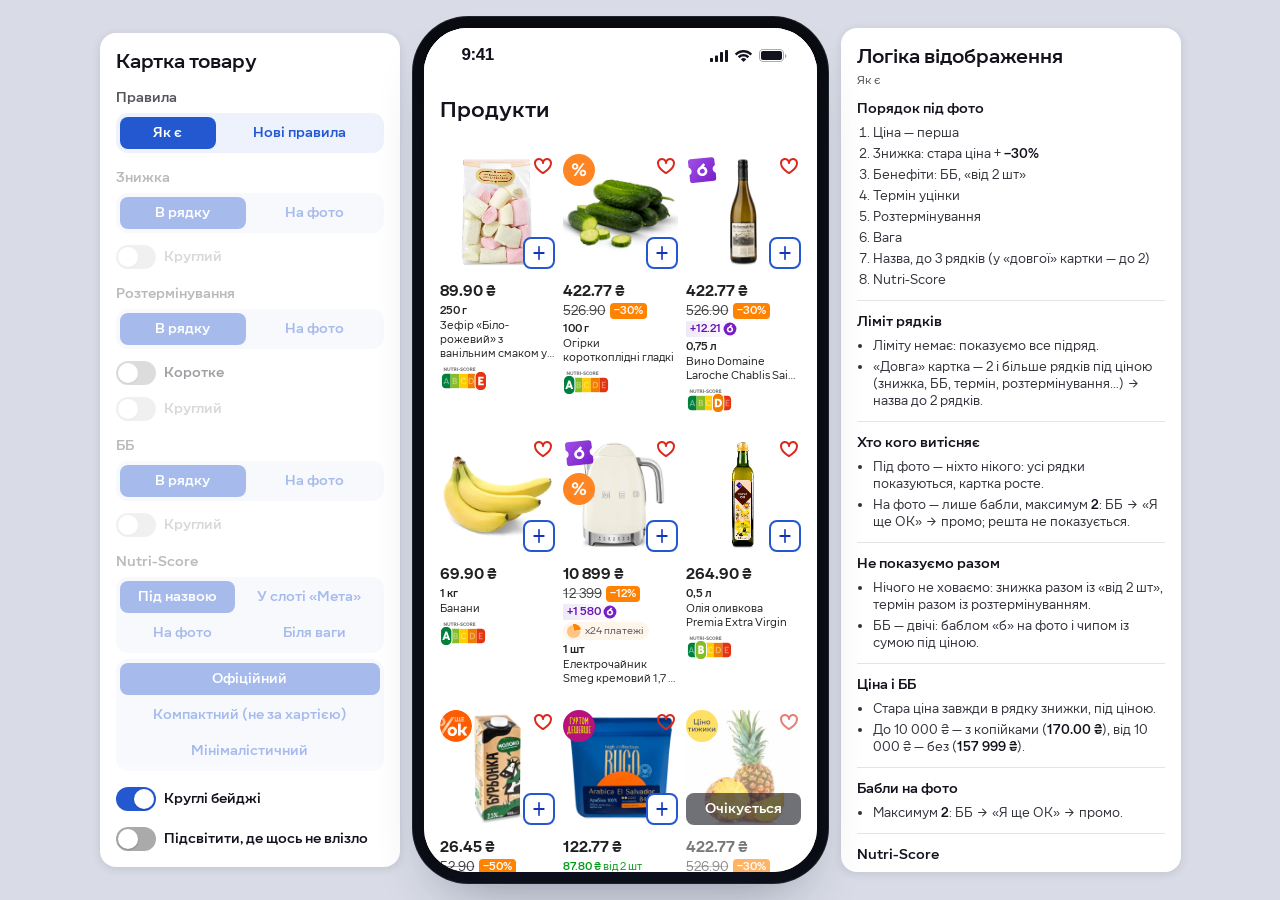
<file: index.html>
<!DOCTYPE html>
<html lang="uk">
<head>
  <meta charset="utf-8">
  <meta name="viewport" content="width=device-width, initial-scale=1, viewport-fit=cover">
  <title>Сільпо — картка товару</title>
  <meta name="theme-color" content="#ffffff">

  <link rel="stylesheet" href="css/tokens.css">
  <link rel="stylesheet" href="css/base.css">
  <link rel="stylesheet" href="css/components.css">
  <link rel="stylesheet" href="css/card.css">
  <link rel="stylesheet" href="css/demo-card.css">
</head>
<body class="demo-body">

  <!-- Панель керування — поза телефоном (js/screens/card-demo.js) -->
  <aside class="demo-panel" aria-label="Налаштування демо">
    <h1 class="demo-panel__title">Картка товару</h1>

    <div class="demo-panel__group">
      <span class="demo-panel__label">Правила</span>
      <div class="segmented" role="group" aria-label="Правила">
        <button type="button" data-setting="rules" data-value="false" aria-pressed="true">Як є</button>
        <button type="button" data-setting="rules" data-value="true" aria-pressed="false">Нові правила</button>
      </div>
    </div>

    <div class="demo-panel__group demo-panel__rules-only is-disabled">
      <span class="demo-panel__label">Знижка</span>
      <div class="segmented" role="group" aria-label="Де показувати знижку">
        <button type="button" data-setting="discountPlace" data-value="row" aria-pressed="true">В рядку</button>
        <button type="button" data-setting="discountPlace" data-value="photo" aria-pressed="false">На фото</button>
      </div>
      <!-- активний лише зі «Знижка: На фото» (js/screens/card-demo.js) -->
      <label class="demo-panel__check demo-panel__sub is-disabled">
        <input class="switch" type="checkbox" data-discount-round disabled> Круглий
      </label>
    </div>

    <div class="demo-panel__group demo-panel__rules-only is-disabled">
      <span class="demo-panel__label">Розтермінування</span>
      <div class="segmented" role="group" aria-label="Де показувати розтермінування">
        <button type="button" data-setting="installmentPlace" data-value="row" aria-pressed="true">В рядку</button>
        <button type="button" data-setting="installmentPlace" data-value="photo" aria-pressed="false">На фото</button>
      </div>
      <!-- активний лише з «Розтермінування: В рядку»: «іконка x24» на плашці у своєму рядку -->
      <label class="demo-panel__check demo-panel__sub">
        <input class="switch" type="checkbox" data-installment-short> Коротке
      </label>
      <!-- активний лише з «Розтермінування: На фото» (js/screens/card-demo.js) -->
      <label class="demo-panel__check demo-panel__sub is-disabled">
        <input class="switch" type="checkbox" data-installment-round disabled> Круглий
      </label>
    </div>

    <div class="demo-panel__group demo-panel__rules-only is-disabled">
      <span class="demo-panel__label">ББ</span>
      <div class="segmented" role="group" aria-label="ББ">
        <button type="button" data-setting="bbMode" data-value="row" aria-pressed="true">В рядку</button>
        <button type="button" data-setting="bbMode" data-value="photo" aria-pressed="false">На фото</button>
      </div>
      <!-- активний лише з «ББ: На фото» (js/screens/card-demo.js) -->
      <label class="demo-panel__check demo-panel__sub is-disabled">
        <input class="switch" type="checkbox" data-bb-round disabled> Круглий
      </label>
    </div>

    <div class="demo-panel__group demo-panel__rules-only is-disabled">
      <span class="demo-panel__label">Nutri-Score</span>
      <div class="segmented" role="group" aria-label="Місце Nutri-Score">
        <button type="button" data-setting="nutriPlace" data-value="bottom" aria-pressed="true">Під назвою</button>
        <button type="button" data-setting="nutriPlace" data-value="slot" aria-pressed="false">У слоті «Мета»</button>
        <button type="button" data-setting="nutriPlace" data-value="photo" aria-pressed="false">На фото</button>
        <button type="button" data-setting="nutriPlace" data-value="weight" aria-pressed="false">Біля ваги</button>
      </div>
      <div class="segmented" role="group" aria-label="Вигляд Nutri-Score">
        <button type="button" data-setting="nutriStyle" data-value="official" aria-pressed="true">Офіційний</button>
        <button type="button" data-setting="nutriStyle" data-value="compact" aria-pressed="false">Компактний (не за хартією)</button>
        <button type="button" data-setting="nutriStyle" data-value="minimal" aria-pressed="false">Мінімалістичний</button>
      </div>
    </div>

    <label class="demo-panel__check">
      <input class="switch" type="checkbox" data-round-bubbles checked> Круглі бейджі
    </label>

    <label class="demo-panel__check">
      <input class="switch" type="checkbox" data-highlight-hidden> Підсвітити, де щось не влізло
    </label>
    <p class="demo-panel__hint" data-hidden-count hidden></p>
  </aside>

  <svg width="0" height="0" style="position:absolute" aria-hidden="true" focusable="false">
    <filter id="icon-grey" color-interpolation-filters="sRGB">
      <feColorMatrix type="matrix" values="1 0 0 0 0  0 1 0 0 0  0 0 1 0 0  0 0 0 100 0"/>
      <feColorMatrix type="matrix" values="0 0 0 0 0.1255  0 0 0 0 0.1294  0 0 0 0 0.1412  0 0 0 0.72 0"/>
    </filter>
  </svg>

  <div class="phone">
    <header class="statusbar" aria-hidden="true">
      <div class="statusbar__inner">
        <span class="statusbar__time">9:41</span>
        <span class="statusbar__levels">
          <img src="assets/system/signal.svg" alt="">
          <img src="assets/system/wifi.svg" alt="">
          <img src="assets/system/battery.svg" alt="">
        </span>
      </div>
    </header>
    <main>
      <section class="screen" id="cardDemo" aria-label="Демо картки товару"></section>
    </main>
  </div>

  <!-- Логіка відображення — справа від телефона, міняється разом із перемикачами. Повна версія й журнал рішень: docs/card-rules.md -->
  <aside class="demo-rules" aria-label="Логіка відображення картки" aria-live="polite">
    <!-- текст малює js/screens/card-demo.js (renderRules) — відповідно до перемикачів на панелі -->
  </aside>

  <script src="js/data.js"></script>
  <script src="js/ui.js"></script>
  <script src="js/card.js"></script>
  <script src="js/screens/card-demo.js"></script>
  <script src="js/app.js"></script>
</body>
</html>
</file>
<file: css/tokens.css>
/* =====================================================================
   DESIGN TOKENS — значення з Figma (файл «Shop», змінні Main/*, Font size/*…)
   Міняйте кольори / шрифти / відступи ТУТ — вони застосуються всюди.
   ===================================================================== */

@font-face { font-family: "Silpo Text"; src: url("../assets/fonts/SilpoText-Regular.ttf") format("truetype"); font-weight: 400; font-display: swap; }
@font-face { font-family: "Silpo Text"; src: url("../assets/fonts/SilpoText-Medium.ttf") format("truetype"); font-weight: 500; font-display: swap; }
@font-face { font-family: "Silpo Text"; src: url("../assets/fonts/SilpoText-SemiBold.ttf") format("truetype"); font-weight: 600; font-display: swap; }
@font-face { font-family: "Silpo Text"; src: url("../assets/fonts/SilpoText-Bold.ttf") format("truetype"); font-weight: 700; font-display: swap; }
@font-face { font-family: "Silpo Rounded"; src: url("../assets/fonts/SilpoRounded-Bold.ttf") format("truetype"); font-weight: 700; font-display: swap; }
@font-face { font-family: "Silpo Rounded"; src: url("../assets/fonts/SilpoRounded-Black.ttf") format("truetype"); font-weight: 900; font-display: swap; }

:root {
  /* ---------- Кольори: Main/Black (#13131E з прозорістю) ---------- */
  --black-100: #13131e;
  --black-87: rgba(19, 19, 30, 0.87);
  --black-72: rgba(19, 19, 30, 0.72);
  --black-38: rgba(19, 19, 30, 0.38);
  --black-8: rgba(19, 19, 30, 0.08);
  --black-4: rgba(19, 19, 30, 0.04);

  /* Black/* (#202124) — використовується в іконках і цінах */
  --ink-100: #202124;
  --ink-87: rgba(32, 33, 36, 0.87);  /* напівпрозоре темне тло снекбара */
  --ink-72: rgba(32, 33, 36, 0.72);
  --ink-24: rgba(32, 33, 36, 0.24);
  --ink-12: rgba(32, 33, 36, 0.12);
  --ink-8: rgba(32, 33, 36, 0.08);

  --white: #ffffff;
  --white-60: rgba(255, 255, 255, 0.6);

  /* ---------- Main/Blue ---------- */
  --blue-50: #f6f8fd;
  --blue-100: #eef2fc;   /* лавандове тло головної, каталогу, подяки */
  --blue-200: #d3def5;
  --blue-300: #87abff;   /* Controls/300: дії й таймер на темному снекбарі */
  --blue-500: #2358d1;   /* основний синій (акценти, активний таб) */
  --blue-700: #1135ba;   /* рамка кнопки «+» */
  --controls-700: #2458d3;

  /* ---------- Main/Brand (помаранчевий) ---------- */
  --brand-50: #fff5eb;   /* тло терміну уцінки й розтермінування */
  --brand-100: #fff0e0;
  --brand-200: #ffe1c1;  /* плитки сервісів доставки */
  --brand-500: #ff8200;  /* бейджі «7 000 товарів» */
  --brand-700: #ff5c00;  /* тег знижки «−15%» */

  /* ---------- Інші ---------- */
  --red-500: #ff0a3b;    /* бейдж сповіщень */
  --error-700: #da291c;  /* лічильник кошика в таб-барі */
  --violet-600: #781ec8;
  --vr-violet-700: #6610b2; /* ББ: текст чипа (Figma VR/Violet/700) */
  --vr-violet-50: #f0e8f8;  /* ББ: тло чипа */
  --green-600: #049b16;     /* «від 2 шт», велнес-теги (Figma Main/Green/600) */
  --green-50: #e6f5e8;
  --violet-400: #9e4de5;
  --violet-text: #6c11bb;
  --electric-violet-700: #850ee2;
  --pink-200: #ffd8eb;   /* плитки LOKO / ресторани */
  --additional-100: #f2f4f9; /* бульбашка відповіді ШІ-помічника */
  --additional-300: #cecfd9; /* неактивна кнопка «Надіслати» в чаті */

  /* ---------- Семантичні ---------- */
  --bg-lavender: var(--blue-100);
  --bg-white: var(--white);
  --text-primary: var(--black-100);
  --text-secondary: var(--black-72);
  --text-tertiary: var(--black-87);
  --accent: var(--blue-500);

  /* ---------- Типографіка ---------- */
  --font-text: "Silpo Text", -apple-system, "Helvetica Neue", Arial, sans-serif;
  --font-rounded: "Silpo Rounded", var(--font-text);
  --font-system: -apple-system, "SF Pro Text", "Helvetica Neue", sans-serif;

  --fs-caption-xs: 10px;
  --fs-caption-sm: 12px;  --lh-caption-sm: 16px;
  --fs-caption-md: 13px;  --lh-caption-md: 17px;
  --fs-body-sm: 14px;     --lh-body-sm: 18px;
  --fs-body-md: 16px;     --lh-body-md: 22px;
  --fs-subtitle-md: 20px; --lh-subtitle-md: 24px;

  --fw-regular: 400;
  --fw-medium: 500;
  --fw-semibold: 600;
  --fw-bold: 700;

  /* ---------- Відступи (xxxs-2 … sm-16) ---------- */
  --space-2: 2px;
  --space-4: 4px;
  --space-6: 6px;
  --space-8: 8px;
  --space-12: 12px;
  --space-16: 16px;
  --space-24: 24px;

  /* ---------- Радіуси ---------- */
  --radius-4: 4px;
  --radius-8: 8px;
  --radius-12: 12px;
  --radius-16: 16px;
  --radius-24: 24px;
  --radius-pill: 80px;

  /* ---------- Тіні (ефекти з Figma) ---------- */
  --shadow-outline: 0 1px 0 0 rgba(0, 0, 0, 0.06);                                             /* «Тінь/Обведення» */
  --shadow-tile: inset 0 -1px 0 0 rgba(0, 0, 0, 0.06), inset 0 1px 0 0 rgba(255, 255, 255, 0.7); /* «Тінь/Обʼєм плитки» */
  --shadow-inner-light: inset 0 -1px 0 0 rgba(255, 255, 255, 0.7);                             /* «Inner shadow» */

  /* ---------- Розміри каркаса ---------- */
  --phone-w: 393px;
  --phone-h: 844px;
  --phone-radius: 44px;
  --statusbar-h: 54px;
  --tabbar-h: 48px;
  --home-indicator-h: 20px;

  /* ---------- Фарбування іконок-<img> ----------
     Будь-яку SVG (чорну, напівпрозору, з currentColor) робить сірою, як
     іконки таб-бару: #202124 з прозорістю 72%. Сам фільтр — <filter id="icon-grey">
     на початку index.html (там же міняється колір). */
  --icon-filter-grey: url(#icon-grey);

  /* ---------- Плашка кошика ---------- */
  --cart-pill-bg: #1b47c8;   /* Figma Controls/700, node 6058:6406 */
}
</file>
<file: css/base.css>
/* =====================================================================
   BASE — рамка телефона, статус-бар, екрани, таб-бар
   Порядок z-index: екрани 1–2 · стікі-хедери (Лістинг 6, Каталог 10) ·
   PDP-навбар 15 · PDP-нижня панель 20 · таб-бар 30 · статус-бар 100
   ===================================================================== */

*, *::before, *::after { box-sizing: border-box; }
html, body { margin: 0; height: 100%; }
body {
  display: flex;
  align-items: center;
  justify-content: center;
  min-height: 100vh;
  padding: 24px;
  background: #d9dce6;
  font-family: var(--font-text);
  color: var(--text-primary);
  -webkit-font-smoothing: antialiased;
  font-feature-settings: "lnum" 1, "pnum" 1;
}
img { display: block; max-width: 100%; }
[hidden] { display: none !important; }
button { font: inherit; color: inherit; background: none; border: 0; padding: 0; cursor: pointer; -webkit-tap-highlight-color: transparent; }
p, h1, h2, h3 { margin: 0; }

/* ---------- Рамка телефона ---------- */
.phone {
  position: relative;
  width: var(--phone-w);
  height: var(--phone-h);
  background: var(--bg-white);
  border-radius: var(--phone-radius);
  box-shadow:
    0 2px 6px rgba(0, 0, 0, 0.12),
    0 30px 60px -20px rgba(20, 30, 60, 0.45),
    0 0 0 11px #0b0c12,
    0 0 0 12px #23252e;
  overflow: hidden;
  isolation: isolate;
}
@media (max-width: 440px) {
  /* тло сторінки (сіре навколо рамки на десктопі) iPhone показує під статус-баром і при «відскоку» — біле */
  html, body { background: var(--white); }
  body { padding: 0; }
  .phone { width: 100vw; height: 100vh; height: 100dvh; border-radius: 0; box-shadow: none; }
  /* справжній телефон: свій статус-бар уже є — намальований «9:41» ховаємо, і місце під нього теж;
     знизу — не менше, ніж зона домашньої смужки iPhone (відкрили з початкового екрана) */
  :root {
    --statusbar-h: 0px;
    --home-indicator-h: max(20px, env(safe-area-inset-bottom));
  }
  .statusbar { display: none; }
}

/* ---------- Статус-бар (один на весь застосунок) ---------- */
.statusbar {
  position: absolute;
  inset: 0 0 auto 0;
  height: var(--statusbar-h);
  z-index: 100;
  overflow: hidden;
  pointer-events: none;
  background: var(--statusbar-bg, var(--bg-lavender));
  transition: background-color 0.22s ease;
}
.statusbar__inner {
  position: absolute;
  left: 16px;
  top: 50%;
  width: calc(100% - 32px);
  transform: translateY(-50%);
  display: flex;
  align-items: center;
  justify-content: space-between;
  padding: 0 14px 0 22px;
}
.statusbar__time {
  font-family: var(--font-system);
  font-weight: 600;
  font-size: 17px;
  line-height: 22px;
  letter-spacing: -0.408px;
  color: var(--black-100);
}
.statusbar__levels { display: flex; align-items: center; gap: 7px; }
.statusbar__levels img { height: 13px; width: auto; }

/* ---------- Екрани ---------- */
.screen {
  position: absolute;
  inset: 0;
  z-index: 1;
  overflow-x: hidden;
  overflow-y: auto;
  -webkit-overflow-scrolling: touch;
  scrollbar-width: none;
  background: var(--screen-bg, var(--bg-white));
  opacity: 0;
  visibility: hidden;
  transition: opacity 0.22s ease, visibility 0s linear 0.22s;
}
.screen::-webkit-scrollbar { display: none; }
/* розпірка під статус-бар: контент починається під ним, а скролиться — під нього */
.screen::before { content: ""; display: block; flex: none; height: var(--statusbar-h); }
.screen:focus { outline: none; }
.hscroll:focus:not(:focus-visible) { outline: none; }
.screen.is-active { z-index: 2; opacity: 1; visibility: visible; transition: opacity 0.22s ease; }
.screen[data-theme="lavender"] { --screen-bg: var(--bg-lavender); }

/* ---------- Горизонтальні каруселі (drag-скрол мишею — js/app.js) ---------- */
.hscroll {
  display: flex;
  overflow-x: auto;
  overflow-y: hidden;
  scrollbar-width: none;
  overscroll-behavior-x: contain;
  scroll-padding: 0 var(--space-16);
  cursor: grab;
}
.hscroll::-webkit-scrollbar { display: none; }
.hscroll.is-dragging { cursor: grabbing; scroll-snap-type: none; }
.hscroll.is-dragging * { pointer-events: none; }
.hscroll img { -webkit-user-drag: none; user-select: none; }
/* карусель «вилазить» за бокові відступи до краю екрана */
.hscroll--bleed { margin: 0 calc(-1 * var(--space-16)); padding: 0 var(--space-16); }

/* ---------- Нижній таб-бар (тільки на головній) ---------- */
.tabbar {
  position: sticky;
  bottom: 0;
  z-index: 30;
  display: grid;
  grid-template-columns: repeat(5, 1fr);
  height: calc(var(--tabbar-h) + var(--home-indicator-h));
  padding-bottom: var(--home-indicator-h);
  background: var(--white);
  box-shadow: 0 -1px 0 var(--black-4);
}
.tabbar__item {
  position: relative;
  display: flex;
  flex-direction: column;
  align-items: center;
  gap: 2px;
  padding-top: 8px;
  color: var(--ink-72);
  font-size: 11px;
  line-height: 1.3;
  font-weight: var(--fw-semibold);
  white-space: nowrap;
}
.tabbar__icon {
  width: 24px;
  height: 24px;
}
.tabbar__item.is-active { color: var(--blue-500); }
.tabbar__count {
  position: absolute;
  top: 2px;
  left: calc(50% + 4px);
  min-width: 16px;
  height: 12px;
  padding: 0 3px;
  border-radius: 100px;
  background: var(--error-700);
  color: var(--white);
  font-size: 10px;
  line-height: 12px;
  text-align: center;
}
.tabbar__count[hidden] { display: none; }

/* ---------- «На початок» — поза рамкою телефона ---------- */
.restart-btn {
  position: fixed;
  top: 24px;
  left: 24px;
  z-index: 1;
  display: flex;
  align-items: center;
  gap: var(--space-8);
  height: 40px;
  padding: 0 var(--space-16) 0 var(--space-12);
  border-radius: 100px;
  background: var(--white);
  box-shadow: 0 2px 8px rgba(20, 30, 60, 0.12);
  font-size: var(--fs-body-sm);
  font-weight: var(--fw-semibold);
  color: var(--blue-500);
  transition: transform 0.12s ease;
}
.restart-btn img { width: 20px; height: 20px; }
.restart-btn:active { transform: scale(0.96); }
.restart-btn:focus-visible { outline: 2px solid var(--blue-500); outline-offset: 2px; }
/* телефон займає майже всю ширину — кнопка перекривала б інтерфейс */
@media (max-width: 720px) { .restart-btn { display: none; } }

/* ---------- Утиліти ---------- */
.visually-hidden { position: absolute !important; width: 1px; height: 1px; overflow: hidden; clip: rect(0 0 0 0); white-space: nowrap; }
</file>
<file: css/components.css>
/* =====================================================================
   COMPONENTS — спільні компоненти для всіх екранів
   ===================================================================== */

/* ---------- Заголовок секції (PromoHeader) ---------- */
.section-head {
  display: flex;
  align-items: flex-start;
  gap: var(--space-12);
}
.section-head__icon { flex: none; width: 32px; height: 32px; margin: 4px 0; }
.section-head__text {
  flex: 1;
  min-width: 0;
  min-height: 40px;
  display: flex;
  flex-direction: column;
  justify-content: center;
  gap: var(--space-2);
}
.section-head__title {
  font-size: var(--fs-subtitle-md);
  line-height: var(--lh-subtitle-md);
  font-weight: var(--fw-bold);
  white-space: nowrap;
  overflow: hidden;
  text-overflow: ellipsis;
}
.section-head__subtitle {
  font-size: var(--fs-caption-sm);
  line-height: 1.15;
  font-weight: var(--fw-medium);
  color: var(--text-tertiary);
}

/* Кнопка «›» (more-button) */
.more-btn {
  flex: none;
  width: 32px;
  height: 32px;
  margin: 4px 0;
  padding: 4px;
  border-radius: var(--radius-8);
  background: var(--black-4);
  box-shadow: var(--shadow-outline);
  -webkit-backdrop-filter: blur(8px);
  backdrop-filter: blur(8px);
}
.more-btn img { width: 24px; height: 24px; }

/* ---------- Біла картка-секція ---------- */
.card-section {
  display: flex;
  flex-direction: column;
  gap: var(--space-16);
  padding: var(--space-16);
  border-radius: var(--radius-24);
  background: var(--white);
  box-shadow: var(--shadow-outline);
  overflow: hidden;
}

/* ---------- Ціна ---------- */
.price-block { display: flex; flex-direction: column; gap: var(--space-4); }
.price-block__discount { display: flex; align-items: center; gap: var(--space-4); }
.price-old {
  font-size: var(--fs-caption-sm);
  line-height: 1.1;
  color: var(--text-tertiary);
  text-decoration: line-through;
  text-decoration-color: var(--black-38);
}
.discount-tag {
  display: inline-flex;
  align-items: center;
  padding: 0 var(--space-4);
  border-radius: var(--radius-4);
  background: var(--brand-700);
  color: var(--white);
  font-size: var(--fs-caption-sm);
  line-height: 16px;
  font-weight: var(--fw-bold);
}
.price {
  font-size: var(--fs-body-md);
  line-height: 1.1;
  font-weight: var(--fw-bold);
  white-space: nowrap;
}
.weight {
  font-size: var(--fs-caption-sm);
  line-height: 1.3;
  font-weight: var(--fw-semibold);
  color: var(--ink-100);
}
/* Бонус «+5 ⓑ» у «Купуйте вигідніше» */
.bonus-chip {
  align-self: flex-start;
  display: inline-flex;
  align-items: center;
  gap: 2px;
  padding: 0 2px 0 4px;
  border-radius: var(--radius-4);
  background: rgba(120, 30, 200, 0.08);
  color: var(--violet-600);
  font-size: var(--fs-caption-sm);
  line-height: 16px;
  font-weight: var(--fw-semibold);
}
.bonus-chip img { width: 16px; height: 16px; }

/* ---------- Сердечко «Улюблене» ---------- */
.like-btn { width: 24px; height: 24px; }
.like-btn img { width: 100%; height: 100%; }
.like-btn .like-btn__on { display: none; }
.like-btn[aria-pressed="true"] .like-btn__on { display: block; }
.like-btn[aria-pressed="true"] .like-btn__off { display: none; }

/* ---------- Картка товару (маленька, 96px) ---------- */
.product-row { gap: var(--space-8); align-items: stretch; }
.product-card {
  flex: none;
  width: 96px;
  display: flex;
  flex-direction: column;
  gap: var(--space-8);
  text-align: left;
  cursor: pointer;
}
.product-card__media { position: relative; width: 96px; height: 98px; }
.product-card__img { width: 100%; height: 100%; object-fit: cover; border-radius: var(--radius-8); }
.product-card__media .qty { position: absolute; left: 0; right: 0; bottom: 0; }
.product-card .qty__add { border-color: var(--blue-700); }
.product-card__media .like-btn { position: absolute; right: 0; top: 0; }
.product-card__badge { position: absolute; left: 0; top: 0; width: 32px; height: 32px; }
.product-card__content { display: flex; flex-direction: column; gap: var(--space-6); }
.product-card__name {
  font-size: var(--fs-caption-sm);
  line-height: 1.16;
  color: var(--text-primary);
}

/* ---------- Кількість: «+» → степер «− N шт +» ---------- */
.qty { display: flex; justify-content: flex-end; }
.qty__add {
  display: flex;
  align-items: center;
  justify-content: center;
  width: 32px;
  height: 32px;
  padding: 6px;
  border: 2px solid var(--blue-500);
  border-radius: var(--radius-8);
  background: var(--white);
}
.qty__add img { width: 20px; height: 20px; }
.qty__stepper { display: none; }
.qty.has-qty .qty__add { display: none; }
.qty.has-qty .qty__stepper {
  display: flex;
  align-items: center;
  width: 100%;
  height: 32px;
  border-radius: var(--radius-8);
  background: var(--blue-500);
  color: var(--white);
}
.qty__stepper button {
  width: 32px;
  height: 32px;
  flex: none;
  color: var(--white);
  font-size: 20px;
  line-height: 1;
  font-weight: var(--fw-semibold);
}
.qty__stepper output {
  flex: 1;
  text-align: center;
  font-size: var(--fs-body-sm);
  line-height: var(--lh-body-sm);
  font-weight: var(--fw-semibold);
  white-space: nowrap;
}

/* ---------- Таймслот доставки (каталог, кошик) ---------- */
.timeslot {
  flex: none;
  display: flex;
  align-items: center;
  border-top: 1px solid var(--white);
  border-radius: var(--radius-8);
  background: var(--blue-50);
  box-shadow: var(--shadow-tile);
}
.timeslot__type { display: flex; align-items: center; height: 40px; padding-left: var(--space-8); }
.timeslot__type img { width: 24px; height: 24px; }
.timeslot__divider { width: 1px; height: 24px; margin: 0 2px; border-radius: 1px; background: var(--blue-100); }
.timeslot__time {
  padding: 6px var(--space-8);
  font-size: var(--fs-caption-sm);
  line-height: 1.2;
  font-weight: var(--fw-semibold);
  color: var(--blue-500);
  text-align: left;
  white-space: nowrap;
}

.express {
  display: flex;
  align-items: center;
  gap: var(--space-8);
  min-height: 44px;
  padding-right: var(--space-12);
  border-top: 1px solid rgba(255, 255, 255, 0.72);
  border-radius: var(--radius-4);
  background: var(--blue-50);
  box-shadow: var(--shadow-outline);
  cursor: pointer;
}
.express__icon { width: 40px; height: 40px; margin: 2px 0 2px 8px; flex: none; }
.express__text {
  flex: 1;
  font-size: var(--fs-caption-sm);
  line-height: 1.2;
  font-weight: var(--fw-semibold);
  color: rgba(32, 33, 36, 0.87);
}
.express__text em { font-style: normal; color: var(--blue-500); }

/* Перемикач (Toggle 40×24) */
.switch {
  appearance: none;
  -webkit-appearance: none;
  position: relative;
  flex: none;
  width: 40px;
  height: 24px;
  margin: 0;
  border-radius: 12px;
  background: rgba(32, 33, 36, 0.38);
  cursor: pointer;
  transition: background-color 0.2s;
}
.switch::after {
  content: "";
  position: absolute;
  top: 2px;
  left: 2px;
  width: 20px;
  height: 20px;
  border-radius: 50%;
  background: var(--white);
  box-shadow: 0 1px 2px rgba(0, 0, 0, 0.2);
  transition: transform 0.2s;
}
.switch:checked { background: var(--blue-500); }
.switch:checked::after { transform: translateX(16px); }


/* ---------- Кнопки (кошик, чекаут, подяка) ---------- */
.btn-outline {
  display: flex;
  align-items: center;
  justify-content: center;
  gap: var(--space-8);
  height: 48px;
  margin-top: var(--space-8);
  border: 1px solid var(--blue-500);
  border-radius: var(--radius-24);
  background: var(--white);
  color: var(--blue-500);
  font-size: var(--fs-body-md);
  line-height: 1.4;
  font-weight: var(--fw-semibold);
}
.btn-outline span { font-size: 24px; line-height: 1; font-weight: var(--fw-regular); }
.btn-primary {
  display: flex;
  align-items: center;
  justify-content: center;
  gap: var(--space-8);
  height: 48px;
  padding: 10px var(--space-24);
  border-radius: var(--radius-24);
  background: #1b47c8;
  color: var(--white);
  font-size: var(--fs-body-md);
  line-height: 1.4;
  font-weight: var(--fw-semibold);
}

/* ---------- Сіра іконка ----------
   Додайте клас icon-grey до <img>, і іконка стане сірою, як у таб-барі,
   хоч би якого кольору був файл. Колір — --icon-filter-grey у tokens.css. */
.icon-grey { filter: var(--icon-filter-grey); }

/* ---------- Плашка кошика (Figma 6058:6406 / 861:4027) ----------
   Синя капсула «іконка + кількість + сума». Видно, коли в кошику щось є
   (data-cart-visible); лічильник і суму оновлює Cart.render().
   Де стоїть — задає екран: .pdp-cart на картці товару. */
.cart-pill {
  display: flex;
  align-items: center;
  gap: var(--space-8);
  height: 40px;
  padding: 0 var(--space-16);
  border-radius: 100px;
  background: var(--cart-pill-bg);
  filter: drop-shadow(0 2px 2px rgba(0, 0, 0, 0.2));
  font-size: var(--fs-body-md);
  line-height: 1.4;
  font-weight: var(--fw-semibold);
  color: var(--white);
  white-space: nowrap;
  transition: opacity 0.2s ease, transform 0.12s ease, display 0.2s allow-discrete;
}
.cart-pill[hidden] { display: none !important; opacity: 0; }
@starting-style { .cart-pill:not([hidden]) { opacity: 0; } }
.cart-pill:active { transform: scale(0.96); }
.cart-pill__icon { position: relative; width: 24px; height: 24px; flex: none; }
.cart-pill__icon img { position: absolute; inset: 2px; width: 20px; height: 20px; }
.cart-pill__count {
  position: absolute;
  left: 12px;
  top: -10px;
  min-width: 16px;
  height: 16px;
  padding: 0 4px;
  border: 1.5px solid var(--cart-pill-bg);
  border-radius: 100px;
  background: var(--white);
  font-size: 11px;
  line-height: 13px;
  font-weight: var(--fw-semibold);
  text-align: center;
  color: var(--cart-pill-bg);
}
@media (prefers-reduced-motion: reduce) { .cart-pill { transition: none; } }
</file>
<file: css/card.css>
/* =====================================================================
   КАРТКА ТОВАРУ — лістинг і каруселі (js/card.js). Figma: 8602:18153
   Висоту ряду вирівнює контейнер (grid / flex: stretch), назва забирає залишок.
   ===================================================================== */

.plp-card {
  position: relative;
  display: flex;
  flex-direction: column;
  gap: var(--space-12); /* фото → текст (як у проді) */
  min-width: 0;
  cursor: pointer;
}
.plp-card[hidden] { display: none; }

/* ---------- Фото: бабли, «обране», «+» / «Очікується» ---------- */
.pc-media { position: relative; flex: none; aspect-ratio: 1; min-height: 0; } /* min-height — висока фотографія не розтягує квадрат */
.pc-img { width: 100%; height: 100%; object-fit: cover; border-radius: var(--radius-8); }
.pc-media .like-btn { position: absolute; right: 0; top: 0; }
.pc-media .qty { position: absolute; left: 0; right: 0; bottom: 0; }
.pc-bubbles {
  position: absolute;
  left: 0;
  top: 0;
  display: flex;
  flex-direction: column;
  align-items: flex-start;
  gap: var(--space-4);
}
.pc-bubbles > img { width: 32px; height: 32px; }
/* прямокутні бейджі на фото (тег знижки, ББ із сумою) оптично висунуті трохи лівіше за край картки */
.pc-bubbles > .pc-discount-photo,
.pc-bubbles > .pc-bb--photo,
.pc-bubbles > .pc-installment--photo { margin-left: -4px; }
/* знижка бейджем на фото (режим «Знижка на фото») — той самий тег −30%, що й у рядку, такого ж розміру */
.pc-discount-photo { background: var(--brand-500); font-weight: var(--fw-semibold); }
/* знижка на фото круглим бейджем — як бабл «%» (32 px, той самий колір), але з величиною знижки */
.pc-discount-round {
  display: flex;
  align-items: center;
  justify-content: center;
  width: 32px;
  height: 32px;
  border-radius: 50%;
  background: #fe8522; /* колір бабла «%» */
  color: var(--white);
  font-size: 12px;
  line-height: 1;
  font-weight: var(--fw-bold);
  letter-spacing: -0.4px;
}
.pc-discount-round small { font-size: 9px; font-weight: var(--fw-bold); }
/* ББ на фото круглим бейджем — коло 32 px у кольорах прямокутного бейджа ББ (світле тло, фіолетовий текст):
   монетка над сумою — так обидві влазять у коло */
.pc-bb-round {
  display: flex;
  flex-direction: column;
  align-items: center;
  justify-content: center;
  width: 32px;
  height: 32px;
  border-radius: 50%;
  background: var(--vr-violet-50);
  color: var(--vr-violet-700);
  font-size: 11px;
  line-height: 1;
  font-weight: var(--fw-bold);
  letter-spacing: -0.4px;
}
.pc-bb-round img { width: 10px; height: 10px; margin-bottom: 1px; }
.pc-bb-round--long { font-size: 9px; letter-spacing: -0.5px; }
.pc-expected {
  position: absolute;
  left: 0;
  right: 0;
  bottom: 0;
  display: flex;
  align-items: center;
  justify-content: center;
  height: 32px;
  border-radius: var(--radius-8);
  background: rgba(19, 19, 30, 0.6);
  color: var(--white);
  font-size: var(--fs-body-sm);
  line-height: var(--lh-body-sm);
  font-weight: var(--fw-semibold);
}
/* товар очікується: фото, бабли, «обране» і весь текст, разом із Nutri-Score, — на 60% */
.plp-card.is-expected :is(.pc-img, .pc-bubbles, .like-btn, .pc-body) { opacity: 0.6; }

/* ---------- Текстова зона ---------- */
/* Розміри тексту — як у продакшен-застосунку (заміряно зі скріна iOS, 2026-10-23):
   ціна 15/20, стара ціна 13, тег знижки й ББ 11, вага й назва 11 (рядок назви 14), між рядками 2 px */
.pc-body { flex: 1; display: flex; flex-direction: column; gap: var(--space-2); min-width: 0; color: var(--ink-100); }
.pc-price,
.pc-slot { display: flex; align-items: center; gap: var(--space-4); flex: none; overflow: hidden; white-space: nowrap; }
/* Потік бейджів під ціною: стара ціна → знижка → термін → розтермінування → ББ, переноситься як текст,
   максимум 2 рядки (що не влізло — ховає js/card.js). Nutri-Score у слоті — цілим рядком */
.pc-flow { display: flex; flex-wrap: wrap; align-items: center; gap: var(--space-2) var(--space-4); min-width: 0; }
.pc-flow > * { flex: none; max-width: 100%; white-space: nowrap; }
.pc-flow > .pc-meta--flow { flex-basis: 100%; }
.pc-price { align-items: baseline; }
.pc-price__now { flex: none; font-size: 15px; line-height: 20px; font-weight: var(--fw-bold); }
.pc-body .price-old { flex: none; font-size: 13px; line-height: var(--lh-caption-sm); color: var(--ink-87); }
.pc-body .discount-tag { flex: none; background: var(--brand-500); font-weight: var(--fw-semibold); }
.plp-card .discount-tag { font-size: 11px; } /* і в рядку, і на фото — однаковий */

/* ББ: чип у рядку бенефітів (Figma «bonus points») і бейдж на фото */
.pc-bb {
  flex: none;
  display: inline-flex;
  align-items: center;
  gap: 2px;
  padding: 0 1px 0 var(--space-4);
  border-radius: 4px 24px 24px 4px;
  background: linear-gradient(to left, rgba(240, 232, 248, 0), var(--vr-violet-50));
  color: var(--vr-violet-700);
  font-size: 11px;
  line-height: var(--lh-caption-sm);
  font-weight: var(--fw-semibold);
}
.pc-bb img { width: 14px; height: 14px; }
/* бейдж ББ на фото — компактний, розміром із тег знижки (16 px), монетка 12 px */
.pc-bb--photo { gap: 1px; padding: 0 4px 0 2px; border-radius: var(--radius-4); background: var(--vr-violet-50); line-height: 16px; }
.pc-bb--photo img { width: 12px; height: 12px; }

/* «від 2 шт» */
.pc-bulk {
  min-width: 0;
  overflow: hidden;
  text-overflow: ellipsis;
  color: var(--green-600);
  font-size: 11px;
  line-height: var(--lh-caption-sm);
}
.pc-bulk b { font-weight: var(--fw-semibold); }

/* Інфо: термін уцінки або розтермінування */
.pc-term {
  padding: var(--space-4);
  border-radius: var(--radius-4);
  background: var(--brand-50);
  color: var(--brand-700);
  font-size: var(--fs-caption-xs);
  line-height: 1;
  font-weight: var(--fw-semibold);
}
.pc-installment {
  display: inline-flex;
  align-items: center;
  gap: var(--space-4);
  padding: 2px 6px 2px var(--space-4);
  border-radius: var(--radius-12);
  background: var(--brand-50);
  color: var(--black-72);
  font-size: var(--fs-caption-xs);
  line-height: 1;
}
.pc-installment img { width: 14px; height: 14px; }
/* коротке розтермінування в рядку «Інфо» — «іконка x24» на тій самій плашці, що й повне */
/* розтермінування на фото — компактний прямокутний бейдж розміром із тег знижки (16 px): іконка 12 px і «x24» */
.pc-installment--photo {
  gap: 2px;
  padding: 0 4px 0 2px;
  border-radius: var(--radius-4);
  font-size: 11px;
  line-height: 16px;
  font-weight: var(--fw-semibold);
}
.pc-installment--photo img { width: 12px; height: 12px; }
/* розтермінування на фото круглим бейджем — коло 32 px у кольорах прямокутного, іконка над «x24» (як круглий ББ) */
.pc-installment-round {
  flex-direction: column;
  justify-content: center;
  gap: 1px;
  width: 32px;
  height: 32px;
  padding: 0;
  border-radius: 50%;
  font-size: 11px;
  font-weight: var(--fw-bold);
  letter-spacing: -0.4px;
}
.pc-installment-round img { width: 12px; height: 12px; }

/* Nutri-Score */
/* Офіційний горизонтальний модуль Nutri-Score: лише пропорційне масштабування, без змін.
   26 px заввишки — однаковий у всіх карток; має читатися (хартія, с. 51). */
.nutri-logo { flex: none; height: 26px; width: auto; }
/* компактний (для порівняння, НЕ за хартією): без напису — той самий масштаб, що й офіційний 26 px */
.pc-meta--compact .nutri-logo { height: 18px; }
/* Nutri-Score окремим рядком одразу під назвою, не відірваний від неї: відступ 4 px — той самий, що в «Як є»,
   щоб при перемиканні режимів модуль не стрибав */
.pc-meta { height: 26px; } /* висота модуля Nutri-Score */
.pc-text + .pc-meta { margin-top: var(--space-2); } /* разом із gap — 4 px від назви */
.pc-meta--compact { height: 18px; }
/* мінімалістичний (НЕ за хартією, для порівняння; Figma 8638:2887): підпис 10 px і літера оцінки в квадратику 2 px радіуса.
   Колір A — з макета, B–E — з офіційного модуля */
.pc-meta--minimal { height: 16px; }
.nutri-mini { display: inline-flex; align-items: center; gap: var(--space-4); color: var(--black-72); font-size: 10px; line-height: 1; white-space: nowrap; }
.nutri-mini__grade { min-width: 14px; padding: 2px; border-radius: 2px; text-align: center; color: var(--white); font-size: 10px; line-height: 1; font-weight: var(--fw-bold); }
.nutri-mini__grade--a { background: #0e8a4a; }
.nutri-mini__grade--b { background: #86bc25; }
.nutri-mini__grade--c { background: #ffcc00; }
.nutri-mini__grade--d { background: #ef7d00; }
.nutri-mini__grade--e { background: #e53312; }
/* Nutri-Score «біля ваги»: рядок останній, після назви (4 px від неї); модуль ліворуч, вага одразу за ним через
   інтерпункт «·» (6 px з обох боків), по центру висоти модуля; довга вага обрізається, модуль — ніколи */
.pc-weight-row { display: flex; align-items: center; gap: var(--space-6); min-width: 0; margin-top: var(--space-2); }
.pc-weight-row > .pc-meta + .pc-weight::before { content: '·'; margin-right: var(--space-6); color: var(--text-tertiary); font-weight: var(--fw-bold); }
.pc-weight-row .pc-weight { min-width: 0; overflow: hidden; text-overflow: ellipsis; white-space: nowrap; }
/* Nutri-Score на фото — першим у стовпчику баблів, по лівому краю */
.pc-bubbles > .pc-meta--photo { flex: none; }

/* Вага й назва: назва гумова, 2–3 рядки (кількість задає js/card.js); вільне місце лишається внизу картки */
.pc-text { display: flex; flex-direction: column; }
.plp-card--rules .pc-text { gap: var(--space-2); } /* «Нові правила»: 2 px повітря між вагою й назвою */
.pc-weight { font-size: 11px; line-height: var(--lh-caption-sm); font-weight: var(--fw-semibold); }
.pc-name {
  display: -webkit-box;
  -webkit-box-orient: vertical;
  -webkit-line-clamp: 3;
  overflow: hidden;
  font-size: 11px;
  line-height: 14px; /* = Card.NAME_LINE */
  overflow-wrap: anywhere;
}

/* ---------- Карусель: картки 109 px, висота рівня B ---------- */
.pc-carousel { gap: var(--space-8); align-items: stretch; }
.pc-carousel .plp-card { flex: none; width: 109px; }

/* ---------- «Як є»: стара поведінка — кожна картка своєї висоти ---------- */
.pc-legacy { align-items: start; }
.pc-carousel.pc-legacy { align-items: flex-start; }
.pc-legacy .pc-name { flex: none; }
.pc-legacy .pc-name--short { -webkit-line-clamp: 2; } /* «довга» картка: 2+ рядки під ціною — назва до 2 рядків */

/* «Підсвітити, де щось не влізло» (демо): картки, у яких правила щось сховали */
.pc-highlight-hidden .plp-card:not([data-hidden=""]) {
  outline: 2px solid var(--red-500);
  outline-offset: 3px;
  border-radius: var(--radius-8);
  background: rgba(255, 10, 59, 0.06);
}
.pc-highlight-hidden .plp-card:not([data-hidden=""]) { cursor: help; }
/* підказка «Не влізло: …» по кліку — поверх верху фото (у каруселі нижче картки не видно) */
.pc-hidden-tip {
  position: absolute;
  top: 0;
  left: -4px;
  right: -4px;
  z-index: 3;
  padding: var(--space-6) var(--space-8);
  border-radius: var(--radius-8);
  background: rgba(19, 19, 30, 0.9);
  color: var(--white);
  font-size: var(--fs-caption-sm);
  line-height: var(--lh-caption-sm);
  white-space: normal;
}
</file>
<file: css/demo-card.css>
/* =====================================================================
   ДЕМО КАРТКИ ТОВАРУ (index.html): панель керування й секції екрана
   ===================================================================== */

.demo-body { gap: var(--space-24); }

/* ---------- Панель керування — поза телефоном ---------- */
.demo-panel {
  display: flex;
  flex-direction: column;
  gap: var(--space-16);
  width: 300px;
  padding: var(--space-16);
  border-radius: var(--radius-16);
  background: var(--white);
  box-shadow: 0 2px 8px rgba(20, 30, 60, 0.12);
  font-size: var(--fs-body-sm);
  line-height: var(--lh-body-sm);
}
.demo-panel__title { font-size: var(--fs-subtitle-md); line-height: var(--lh-subtitle-md); font-weight: var(--fw-semibold); }
.demo-panel__group { display: flex; flex-direction: column; gap: var(--space-6); }
.demo-panel__label { color: var(--black-72); font-weight: var(--fw-semibold); }
.demo-panel__rules-only.is-disabled { opacity: 0.4; pointer-events: none; }
.demo-panel__sub { margin-top: var(--space-6); font-weight: var(--fw-medium); }
.demo-panel__sub.is-disabled { opacity: 0.4; cursor: default; }
.demo-panel__hint { margin: calc(-1 * var(--space-8)) 0 0; color: var(--red-500); font-size: var(--fs-caption-sm); line-height: var(--lh-caption-sm); }
.demo-panel__check { display: flex; align-items: center; gap: var(--space-8); font-weight: var(--fw-semibold); cursor: pointer; }

.segmented {
  display: flex;
  flex-wrap: wrap;
  gap: var(--space-4);
  padding: var(--space-4);
  border-radius: var(--radius-12);
  background: var(--blue-100);
}
.segmented button {
  flex: 1 0 auto;
  min-height: 32px;
  padding: 0 var(--space-12);
  border-radius: var(--radius-8);
  color: var(--blue-500);
  font-weight: var(--fw-semibold);
}
.segmented button[aria-pressed="true"] { background: var(--blue-500); color: var(--white); }
.segmented button:focus-visible { outline: 2px solid var(--blue-500); outline-offset: 2px; }

/* ---------- Екран демо ---------- */
.plp-appbar {
  position: sticky;
  top: var(--statusbar-h); /* кріпиться під статус-баром */
  z-index: 6;
  display: flex;
  align-items: center;
  height: 56px;
  padding: var(--space-8) var(--space-16);
  background: var(--white);
}
.plp-appbar__title { flex: 1; font-size: 22px; line-height: 26px; font-weight: var(--fw-semibold); }
/* сітка лістингу: 3 колонки, картка — css/card.css */
.plp-grid {
  display: grid;
  grid-template-columns: repeat(3, 1fr);
  gap: var(--space-24) var(--space-8);
  align-content: start;
  padding: var(--space-16);
}
#cardDemo { padding-bottom: var(--space-24); }
.demo-heading {
  padding: var(--space-16) var(--space-16) 0;
  font-size: var(--fs-subtitle-md);
  line-height: var(--lh-subtitle-md);
  font-weight: var(--fw-semibold);
}
.demo-carousel { padding: var(--space-16); }

/* ---------- Логіка відображення — справа від телефона ---------- */
.demo-rules {
  width: 340px;
  max-height: var(--phone-h);
  overflow-y: auto;
  padding: var(--space-16) var(--space-16) var(--space-24);
  border-radius: var(--radius-16);
  background: var(--white);
  box-shadow: 0 2px 8px rgba(20, 30, 60, 0.12);
  color: var(--text-primary);
  font-size: var(--fs-caption-md);
  line-height: var(--lh-caption-md);
}
.demo-rules__mode { margin: 0; color: var(--black-72); font-size: var(--fs-caption-sm); line-height: var(--lh-caption-sm); }
/* пункт, що відрізняється від налаштувань за замовчуванням */
.demo-rules li.is-changed { margin-left: calc(-1 * var(--space-4)); padding: 2px var(--space-4); border-radius: var(--radius-4); background: var(--brand-50); color: var(--text-primary); }
.demo-rules__title { margin: 0 0 var(--space-4); font-size: var(--fs-subtitle-md); line-height: var(--lh-subtitle-md); font-weight: var(--fw-semibold); }
.demo-rules section { padding-top: var(--space-12); }
.demo-rules section + section { margin-top: var(--space-12); border-top: 1px solid var(--ink-12); }
.demo-rules h3 { margin: 0 0 var(--space-6); font-size: var(--fs-body-sm); line-height: var(--lh-body-sm); font-weight: var(--fw-semibold); }
.demo-rules ul,
.demo-rules ol { margin: 0; padding-left: var(--space-16); display: flex; flex-direction: column; gap: var(--space-4); }
.demo-rules li { color: var(--black-87); }
.demo-rules b { font-weight: var(--fw-semibold); color: var(--text-primary); }
.demo-rules code { font-family: inherit; font-weight: var(--fw-semibold); color: var(--text-primary); white-space: nowrap; }

/* Середня ширина: телефон і логіка в ряд, панель над ними */
@media (max-width: 1160px) {
  .demo-body { flex-wrap: wrap; align-content: flex-start; }
  .demo-panel { flex-basis: 100%; width: auto; max-width: calc(var(--phone-w) + 340px + var(--space-24)); }
}
/* Вузьке вікно: усе в стовпчик — панель, телефон, логіка */
@media (max-width: 760px) {
  .demo-body { flex-direction: column; flex-wrap: nowrap; justify-content: flex-start; }
  .demo-body > * { flex-shrink: 0; } /* у стовпчику телефон і логіка не стискаються — сторінка прокручується */
  .demo-panel { flex-basis: auto; }
  .demo-panel, .demo-rules { width: 100%; max-width: var(--phone-w); }
  .demo-rules { max-height: none; }
}
@media (max-width: 440px) {
  .demo-body { padding: 0; gap: 0; }
  .demo-panel { max-width: none; border-radius: 0; box-shadow: none; border-bottom: 1px solid var(--ink-12); }
  .demo-rules { max-width: none; border-radius: 0; box-shadow: none; border-top: 1px solid var(--ink-12); }
}
</file>
